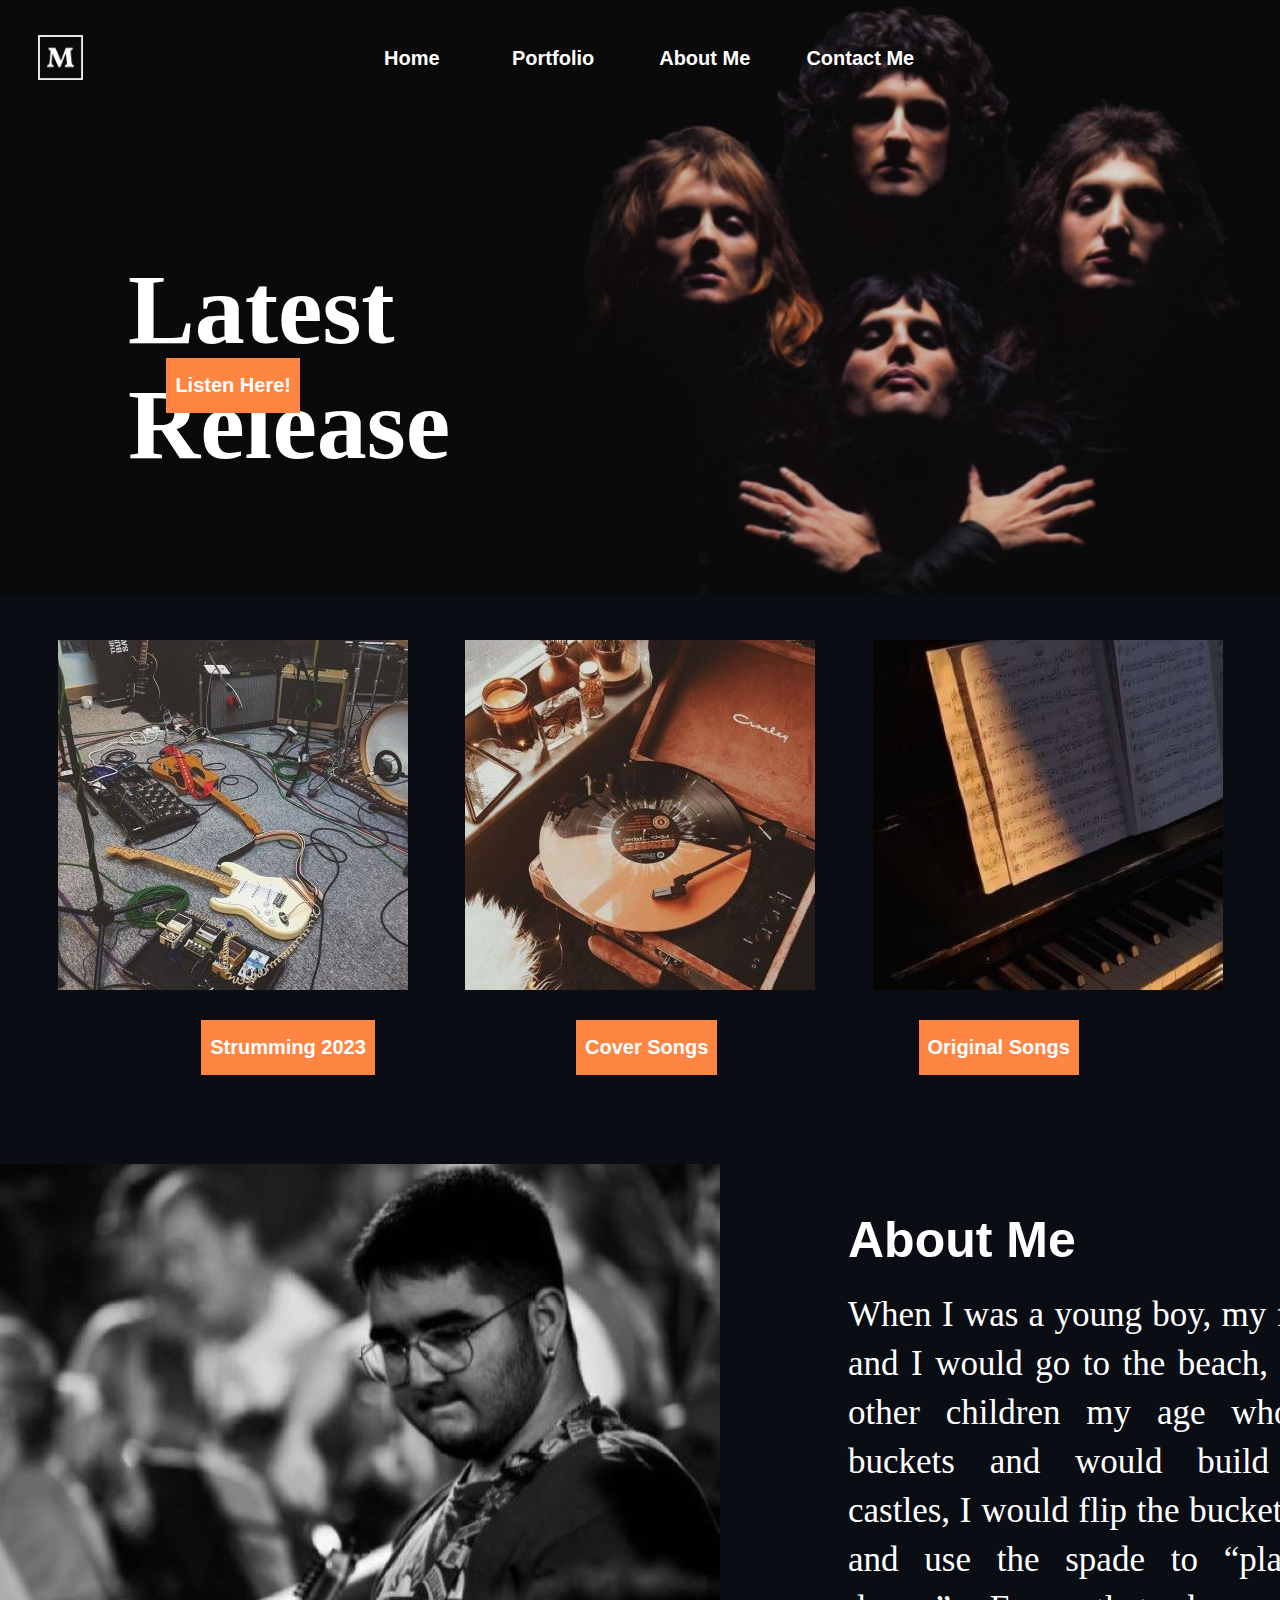
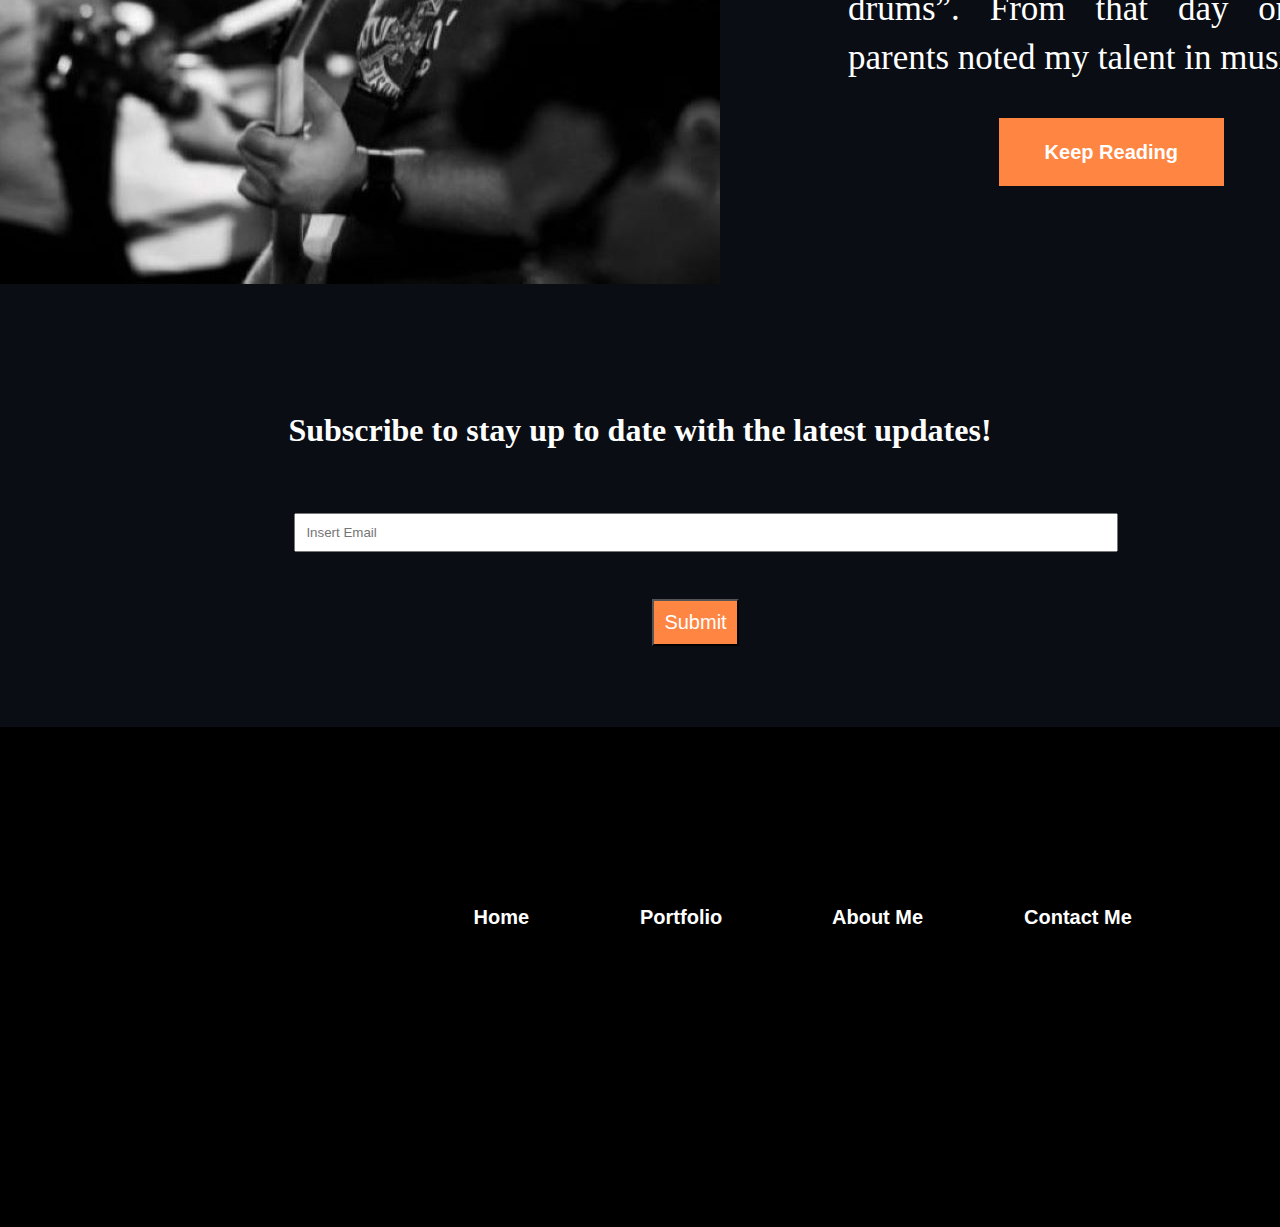
<file: index.html>
<!DOCTYPE html>
<html lang="en">
<head>
    <meta charset="UTF-8">
    <meta name="viewport" content="width=device-width, initial-scale=1.0">
    <title>MigzMusic</title>
    <link rel="stylesheet" href= "Assignment-Website/assets/styles/style.css">
    <link rel="stylesheet" href= "Assignment-Website/assets/styles/commonelements.css">
</head>
<body>
    
    <div class="queenimg">
        <img src="Assignment-Website/assets/images/queenimage.jpeg" alt="queenimg">
    </div>

    <div class="navbar">
        <div class="logo">
            <a href="index.html"><img src="Assignment-Website/assets/images/logo.png" alt="logo"></a>
        </div>
        <div class="Home">
            <a href="index.html" target="_blank">Home</a>
        </div>
        <div class="Portfolio">
            <a href="portfolio.html" target="_blank">Portfolio</a>
        </div>
        <div class="About">
            <a href="aboutme.html" target="_blank">About Me</a>
        </div>
        <div class="Contact Me">
            <a href="contact.html" target="_blank">Contact Me</a>
        </div>
    </div>

    <div class="latestrelease">
        <h1>Latest Release</h1>
    </div>

    <div class="listenhere">
        <a href="https://www.youtube.com/watch?v=-uToTLJjya0">Listen Here!</a>
    </div>

    <div class="images">
        <div class="strummingimg">
            <img src="Assignment-Website/assets/images/strummingpinterest.jpg" alt="strummingimg">
        </div>
        <div class="coverimg">
            <img src="Assignment-Website/assets/images/coversongs.jpg" alt="coverimg">
        </div>
        <div class="originalimg">
            <img src="Assignment-Website/assets/images/originalsongs.jpg" alt="originalimg">
        </div>
    </div>

    <div class="labels">
        <div class="Strumming2023">
            <a href="portfolio.html#strummin">Strumming 2023</a>
        </div>

        <div class="Coversongs">
            <a href="portfolio.html#coversongs">Cover Songs</a>
        </div>

        <div class="Originalsongs">
            <a href="portfolio.html#originalsongs">Original Songs</a>
        </div>
    </div>

    <div class="AboutMe">
        <img src="Assignment-Website/assets/images/portrait.jpg" alt="AboutMe">
        
        <div class="AboutmeWords">
            <div class="Aboutmetitle">
                <h1>About Me</h1>
            </div>
            <div class="Aboutmepara">
                <p>When I was a young boy, my family and I would go to the beach, unlike other children my age who had buckets and would build sand castles, I would flip the buckets over and use the spade to “play the drums”. From that day on my parents noted my talent in music.</p>
                <div class="keepreading">
                    <a href="aboutme.html">Keep Reading</a>
                </div>
            </div>

        </div>
    </div>
    
    <div class="subscriptionbar">
        <div class="subwords">
            <h1>Subscribe to stay up to date with the latest updates!</h1>
        </div>

        <div class="box">
        <form action="mailto:juliaagius465@gmail.com" method="post" enctype="text/plain">
        <input type="text" id="userInput" name="userInput" placeholder="Insert Email">
         
        <div class="Submit">
        <button type="submit">Submit</button>    
        </div>
        </form>
        </div>
        
    </div>

    <div class="footer">
        <div class="footerimage">
        <img src="Assignment-Website/assets/images/blackscreen.jpg" alt="footerimage">
        </div>

        <div class="Home1">
            <a href="index.html" target="_blank">Home</a>
        </div>
        <div class="Portfolio1">
            <a href="portfolio.html" target="_blank">Portfolio</a>
        </div>
        <div class="AboutMe1">
            <a href="aboutme.html" target="_blank">About Me</a>
        </div>
        <div class="Contact1">
            <a href="contact.html" target="_blank">Contact Me</a>
        </div>
    </div>
</body>
</html>
</file>
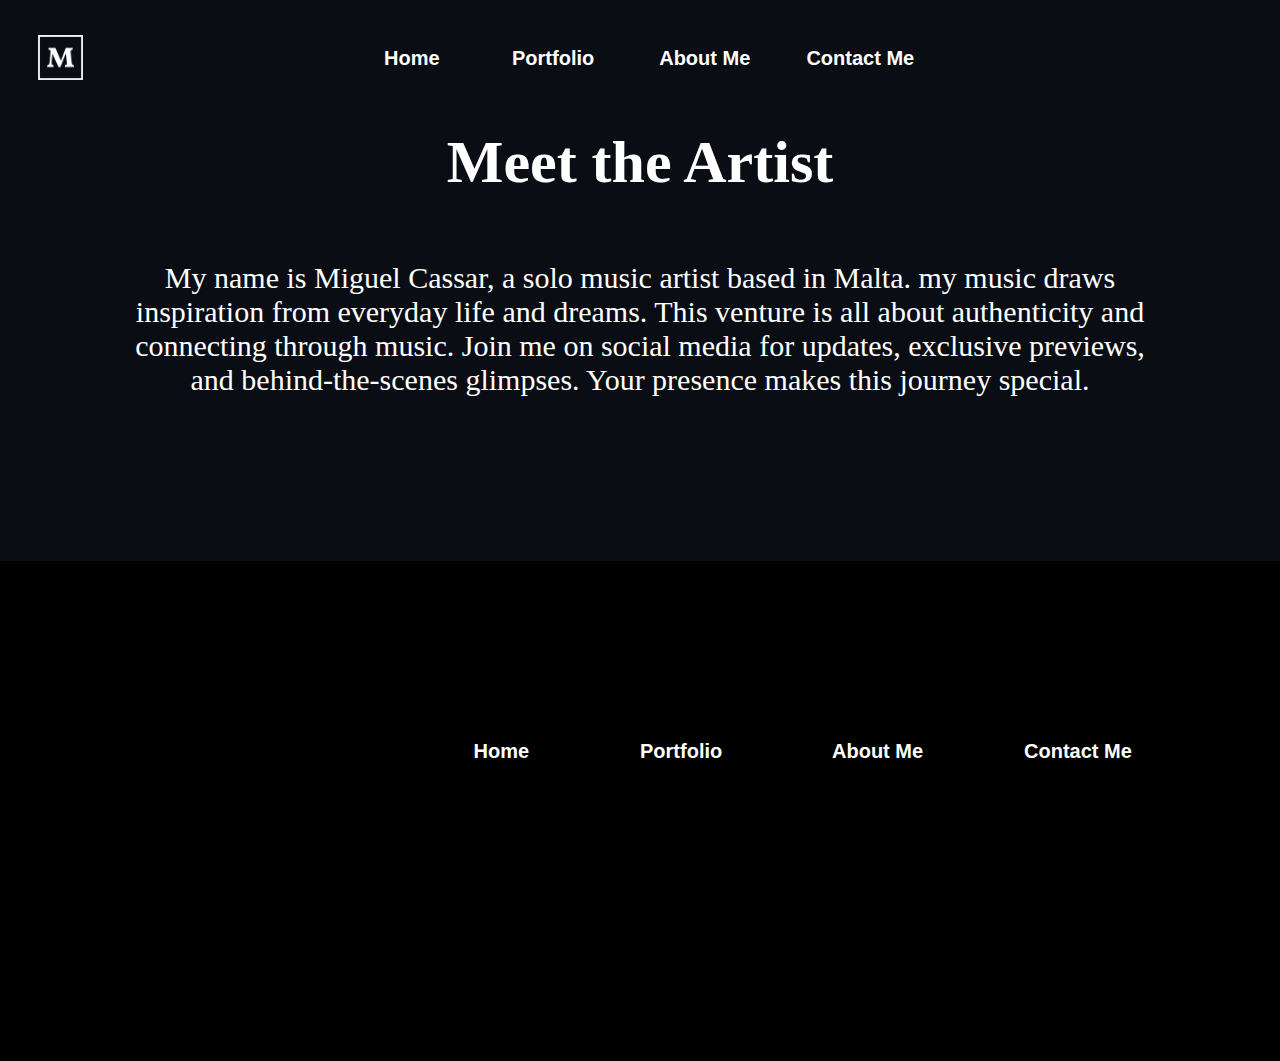
<file: aboutme.html>
<!DOCTYPE html>
<html lang="en">
<head>
    <meta charset="UTF-8">
    <meta name="viewport" content="width=device-width, initial-scale=1.0">
    <title>About Me</title>
    <link rel="stylesheet" href="Assignment-Website/assets/styles/aboutmestyle.css">
    <link rel="stylesheet" href= "Assignment-Website/assets/styles/commonelements.css">

</head>
<body>
    <div class="navbar">
        <div class="logo">
            <a href="index.html"><img src="Assignment-Website/assets/images/logo.png" alt="logo"></a>
        </div>
        <div class="Home">
            <a href="index.html" target="_blank">Home</a>
        </div>
        <div class="Portfolio">
            <a href="portfolio.html" target="_blank">Portfolio</a>
        </div>
        <div class="About">
            <a href="aboutme.html" target="_blank">About Me</a>
        </div>
        <div class="Contact Me">
            <a href="contact.html" target="_blank">Contact Me</a>
        </div>
    </div>

    <div class="aboutme">
        <div class="MeettheArtist">
            <h1>Meet the Artist</h1>
        </div>

        <div class="about">
            My name is Miguel Cassar, a solo music artist based in Malta. my music draws inspiration from everyday life and dreams. This venture is all about authenticity and connecting through music. Join me on social media for updates, exclusive previews, and behind-the-scenes glimpses. Your presence makes this journey special.        
        </div>
    </div>

    <div class="footer">
        <div class="footerimage">
        <img src="Assignment-Website/assets/images/blackscreen.jpg" alt="footerimage">
        </div>

        <div class="Home1">
            <a href="index.html" target="_blank">Home</a>
        </div>
        <div class="Portfolio1">
            <a href="portfolio.html" target="_blank">Portfolio</a>
        </div>
        <div class="AboutMe1">
            <a href="aboutme.html" target="_blank">About Me</a>
        </div>
        <div class="Contact1">
            <a href="contact.html" target="_blank">Contact Me</a>
        </div>
    </div>

</body>
</html>
</file>
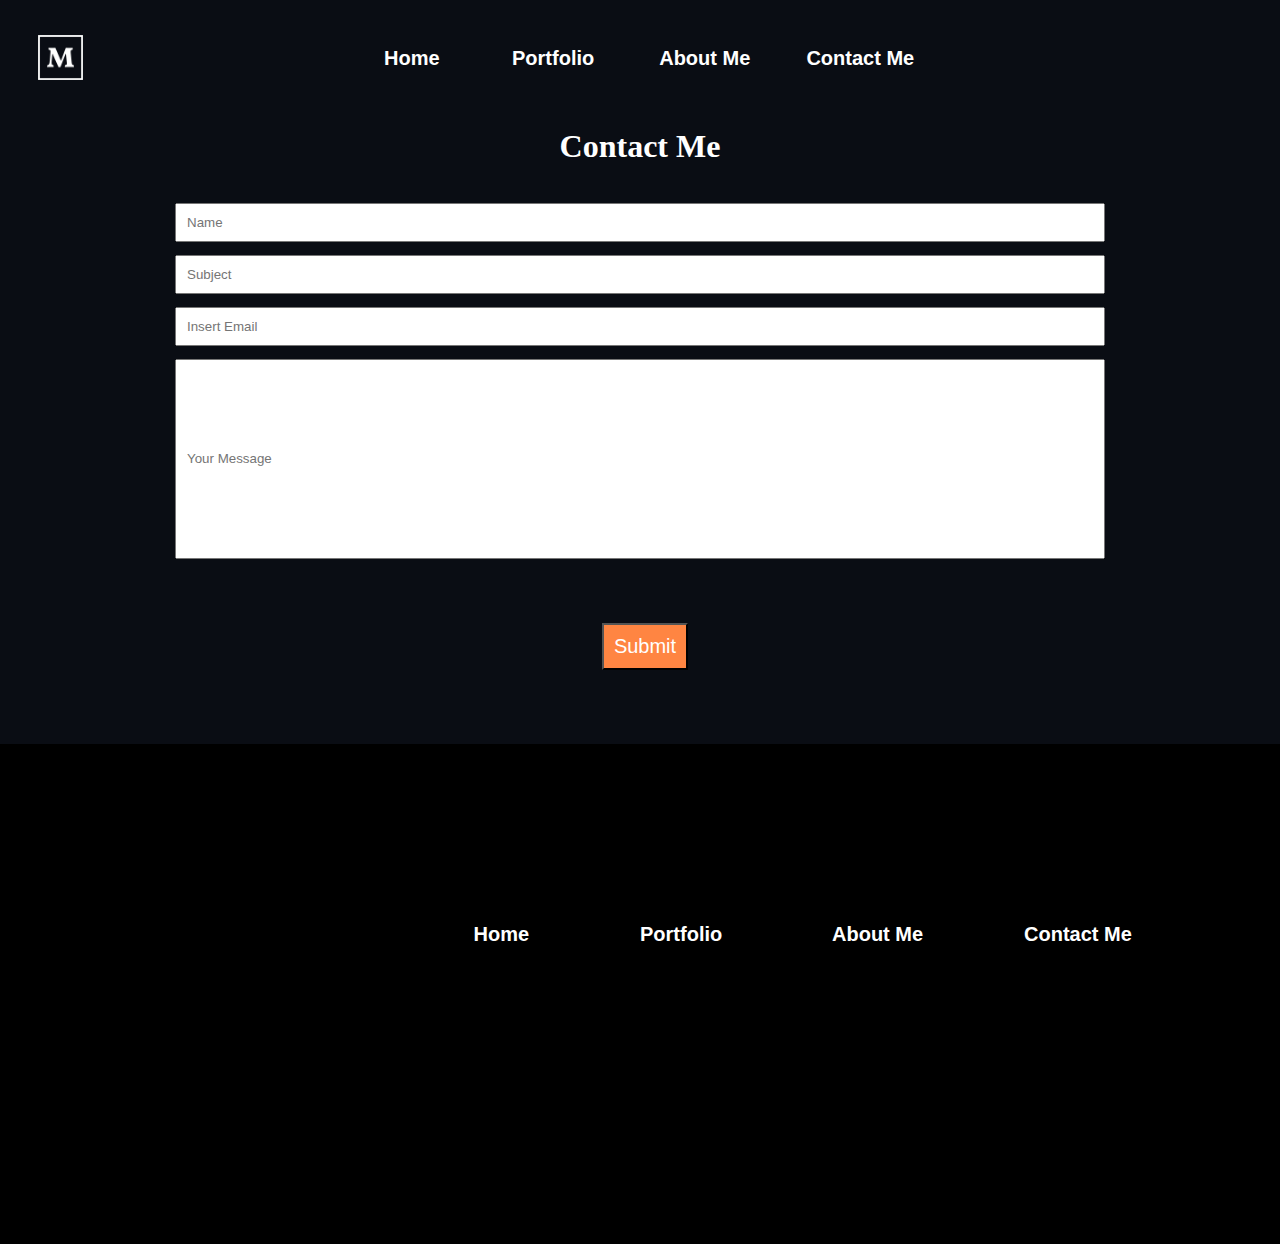
<file: contact.html>
<!DOCTYPE html>
<html lang="en">
<head>
    <meta charset="UTF-8">
    <meta name="viewport" content="width=device-width, initial-scale=1.0">
    <title>Contact Me</title>
    <link rel="stylesheet" href= "Assignment-Website/assets/styles/contactstyle.css">
    <link rel="stylesheet" href= "Assignment-Website/assets/styles/commonelements.css">

</head>
<body>
    <div class="navbar">
        <div class="logo">
            <a href="index.html"><img src="Assignment-Website/assets/images/logo.png" alt="logo"></a>
        </div>
        <div class="Home">
            <a href="index.html" target="_blank">Home</a>
        </div>
        <div class="Portfolio">
            <a href="portfolio.html" target="_blank">Portfolio</a>
        </div>
        <div class="About">
            <a href="aboutme.html" target="_blank">About Me</a>
        </div>
        <div class="Contact Me">
            <a href="contact.html" target="_blank">Contact Me</a>
        </div>
    </div>

    <div class="Boxes">

    <div class="ContactMe">
        <h1>Contact Me</h1>
    </div>
    <form action="mailto:juliaagius465@gmail.com" method="post" enctype="text/plain">
        
    <div class="Name">
        <input type="text" id="userInput1" placeholder="Name">
    </div>

    <div class="Subject">
        <input type="text" id="userInput2" placeholder="Subject">
    </div>

    <div class="Email">
        <input type="text" id="userInput3" placeholder="Insert Email">
    </div>

    <div class="Message">
        <input type="text" id="userInput4" placeholder="Your Message">
    </div>

    <div class="Submit">
        <button type="submit">Submit</button>    
    </div>
    </form>

    
    </div>

    <div class="footer">
        <div class="footerimage">
        <img src="Assignment-Website/assets/images/blackscreen.jpg" alt="footerimage">
        </div>

        <div class="Home1">
            <a href="index.html" target="_blank">Home</a>
        </div>
        <div class="Portfolio1">
            <a href="portfolio.html" target="_blank">Portfolio</a>
        </div>
        <div class="AboutMe1">
            <a href="aboutme.html" target="_blank">About Me</a>
        </div>
        <div class="Contact1">
            <a href="contact.html" target="_blank">Contact Me</a>
        </div>
    </div>
</body>
</html>
</file>
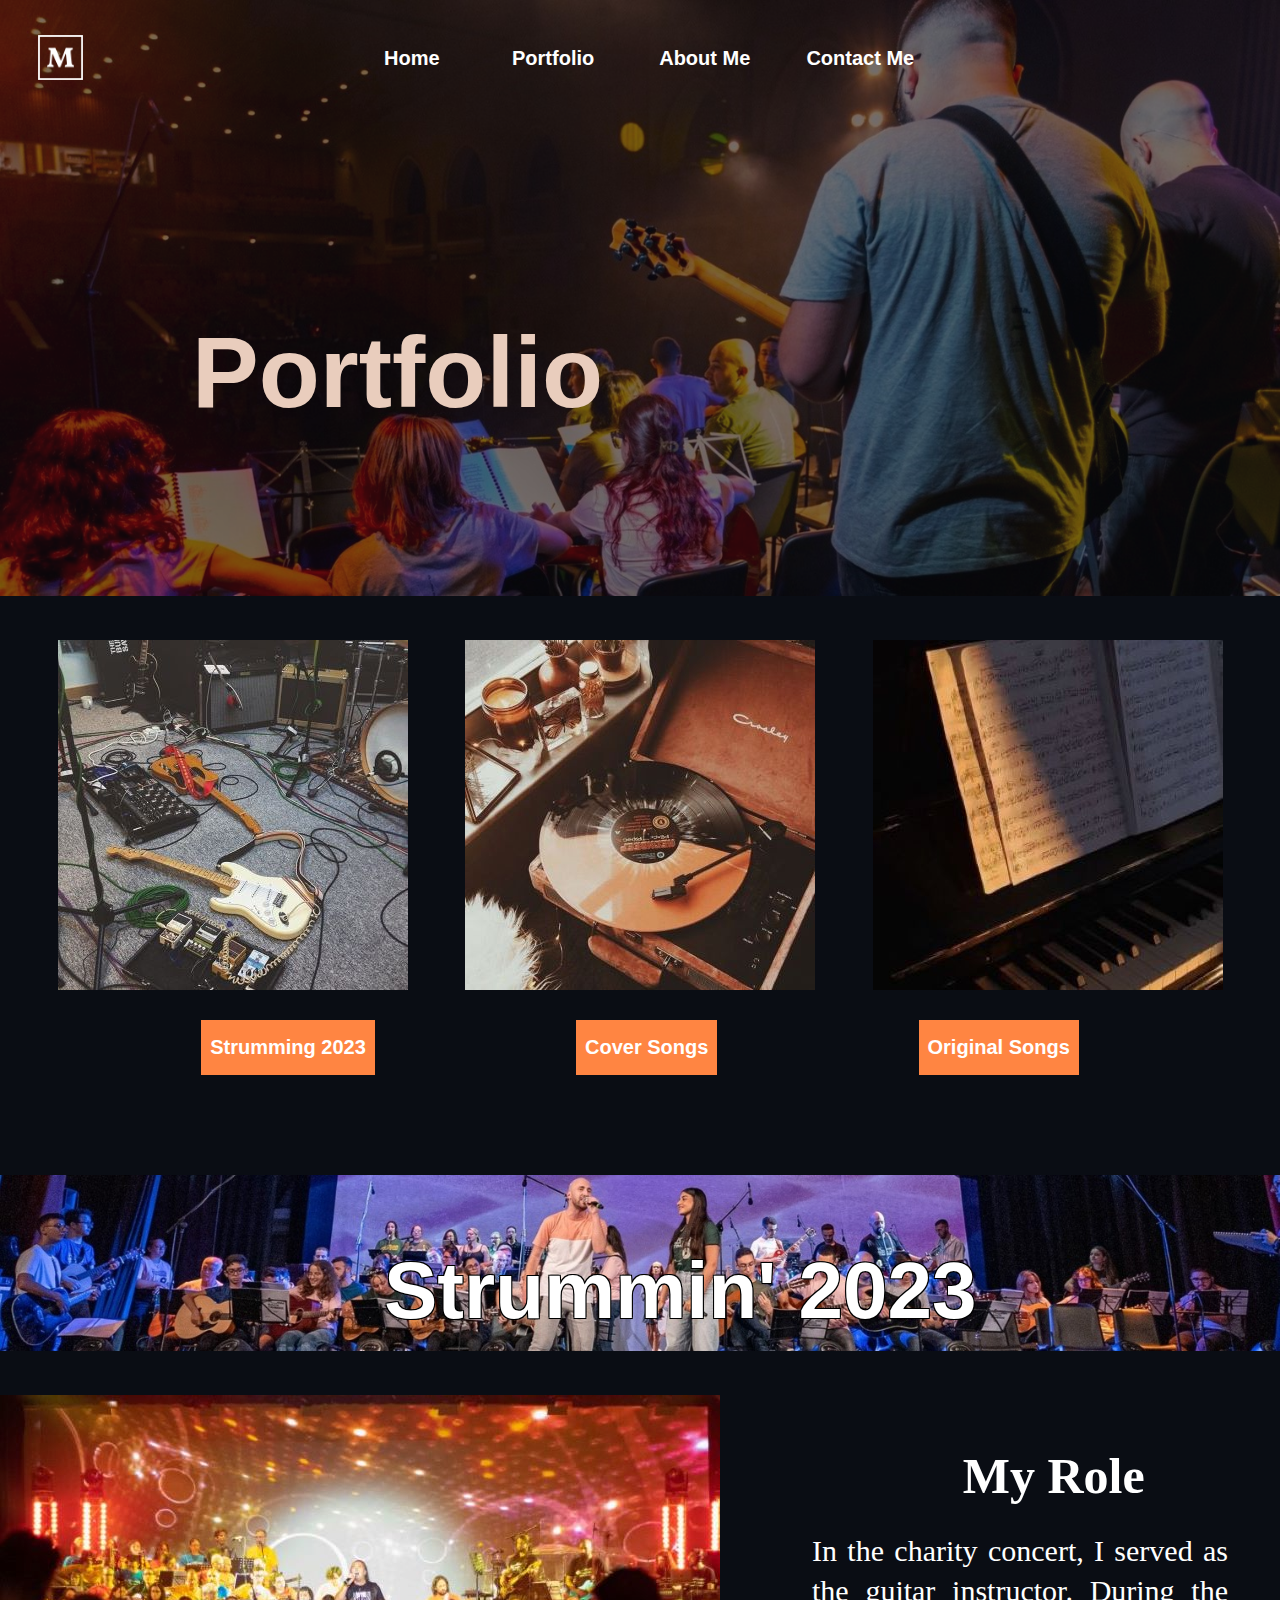
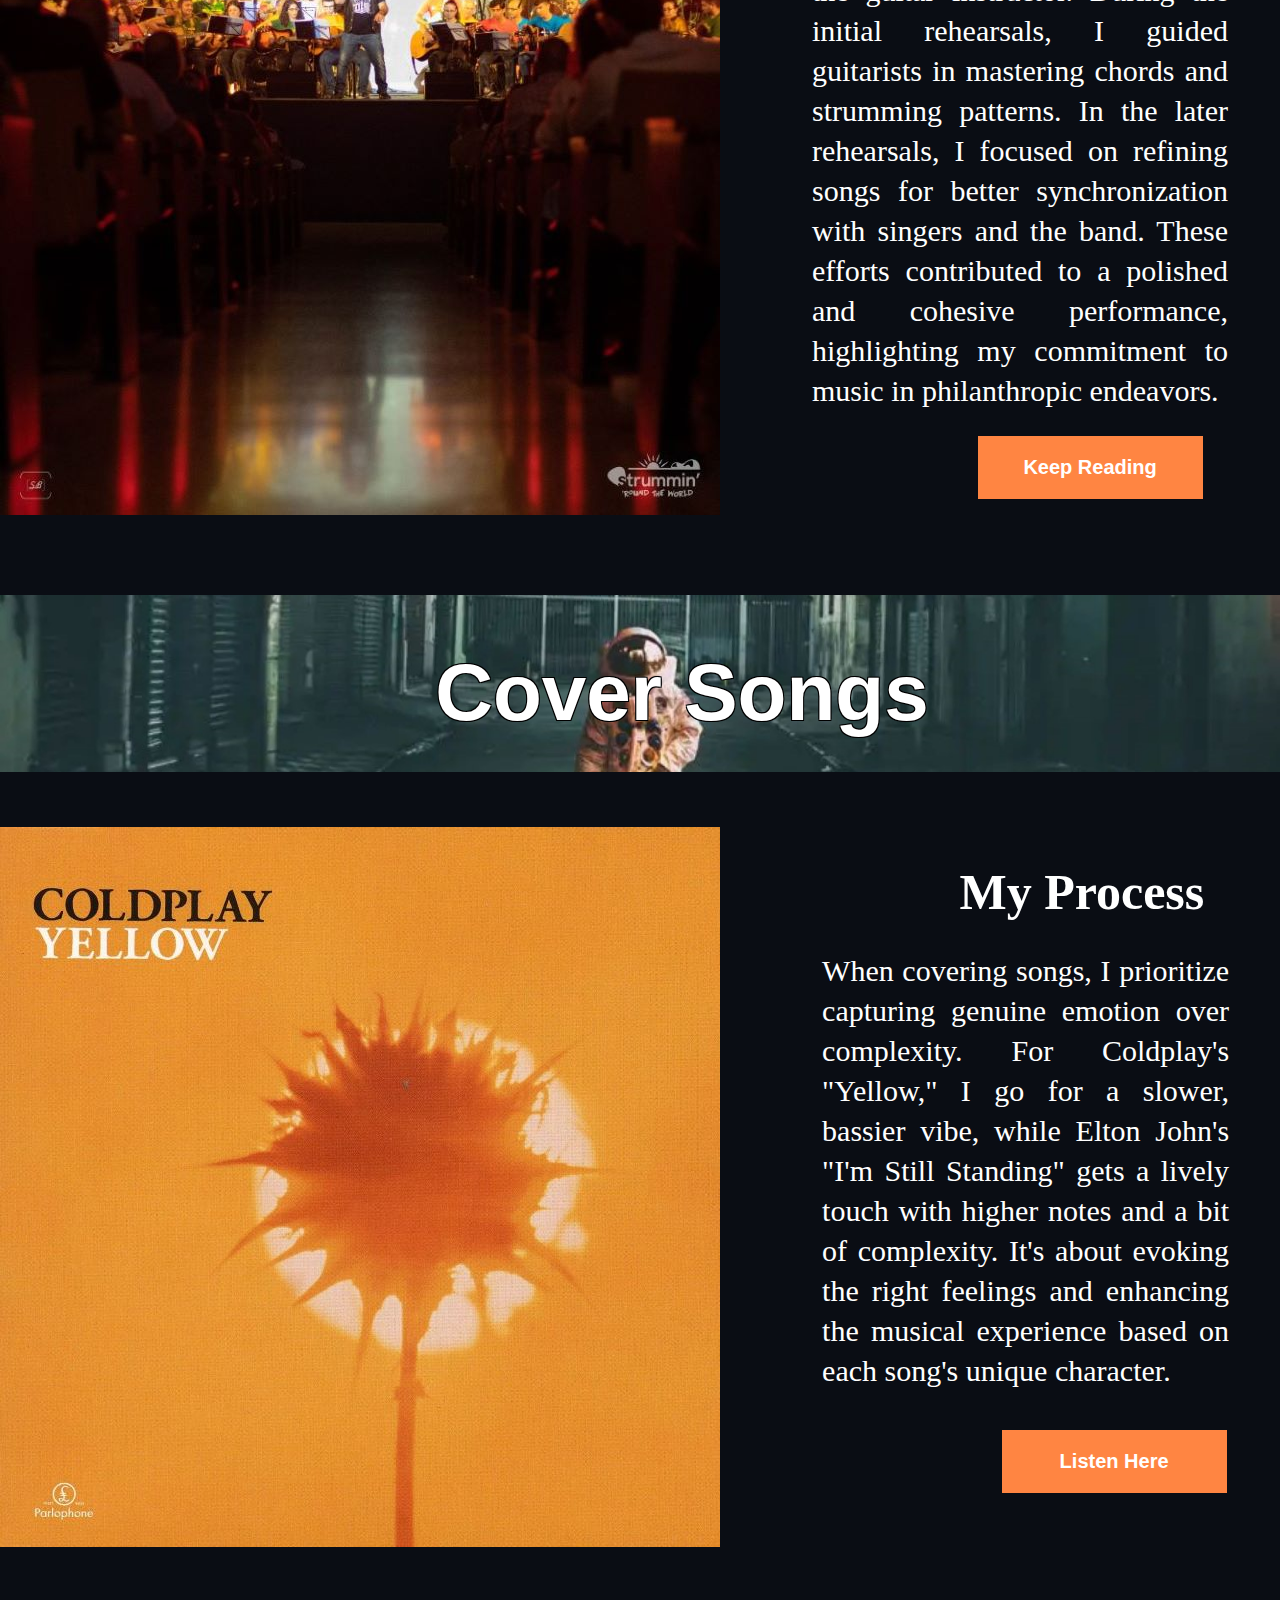
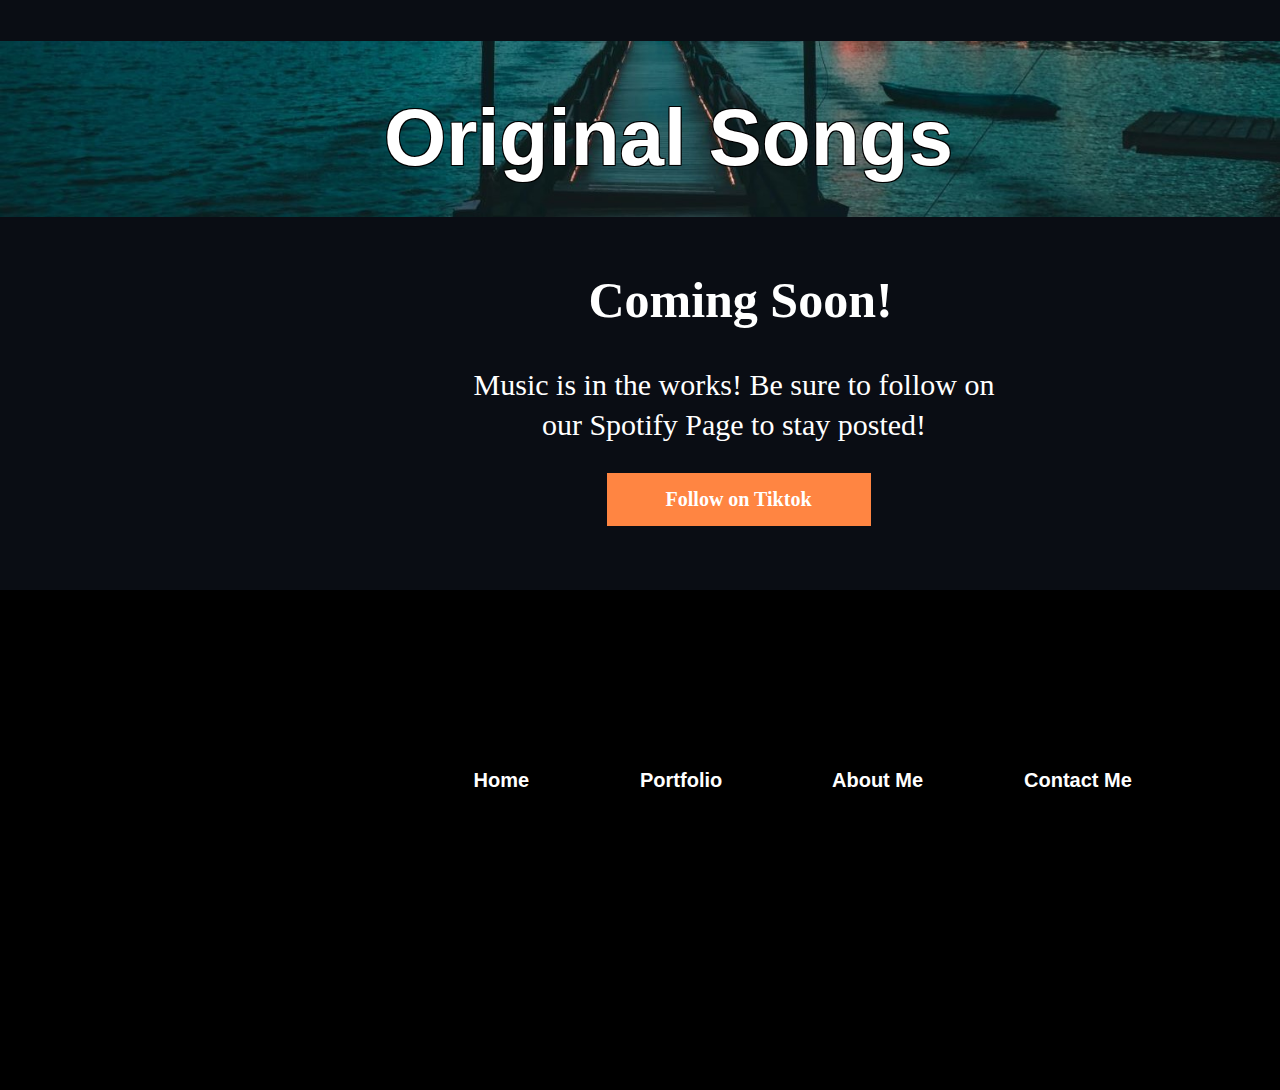
<file: portfolio.html>
<!DOCTYPE html>
<html lang="en">
<head>
    <meta charset="UTF-8">
    <meta name="viewport" content="width=device-width, initial-scale=1.0">
    <title>Portfolio</title>
    <link rel="stylesheet" href= "Assignment-Website/assets/styles/portfoliostyle.css">
    <link rel="stylesheet" href= "Assignment-Website/assets/styles/commonelements.css">

</head>
<body>

    <div class="background">
    <div class="backgroundimg">
        <img src="Assignment-Website/assets/images/strummingone.jpg" alt="backgroundimg">
    </div>
    </div>

    <div class="navbar">
        <div class="logo">
            <a href="index.html"><img src="Assignment-Website/assets/images/logo.png" alt="logo"></a>
        </div>
        <div class="Home">
            <a href="index.html" target="_blank">Home</a>
        </div>
        <div class="Portfolio">
            <a href="portfolio.html" target="_blank">Portfolio</a>
        </div>
        <div class="About">
            <a href="aboutme.html" target="_blank">About Me</a>
        </div>
        <div class="Contact Me">
            <a href="contact.html" target="_blank">Contact Me</a>
        </div>
    </div>

    <div class="portfoliotext">
        <h1>Portfolio</h1>
    </div>

    <div class="images">
        <div class="strummingimg">
            <img src="Assignment-Website/assets/images/strummingpinterest.jpg" alt="strummingimg">
        </div>
        <div class="coverimg">
            <img src="Assignment-Website/assets/images/coversongs.jpg" alt="coverimg">
        </div>
        <div class="originalimg">
            <img src="Assignment-Website/assets/images/originalsongs.jpg" alt="originalimg">
        </div>
    </div>

    <div class="labels">
        <div class="Strumming2023">
            <a href="portfolio.html#strummin">Strumming 2023</a>
        </div>

        <div class="Coversongs">
            <a href="portfolio.html#coversongs">Cover Songs</a>
        </div>

        <div class="Originalsongs">
            <a href="portfolio.html#originalsongs">Original Songs</a>
        </div>
    </div>

    <div class="strummin" >
        <div class="banner" id="strummin">
            <div class="bannershape">
                <div class="bannertext">
                    <h1>Strummin' 2023</h1>
                </div>
            
                <img src="Assignment-Website/assets/images/strummingtwo.jpg" alt="strummingtwo">
            </div>
        </div>

        <div class="strummincontent">
            <div class="strumminimg1">
                <img src="Assignment-Website/assets/images/strummingopennight.jpg" alt="strumming1">
            </div>

            <div class="strumminwords">
                <div class="strumminrole">
                    <h1>My Role</h1>
                </div>
                <div class="strummingdescription">
                    <p>In the charity concert, I served as the guitar instructor. During the initial rehearsals, I guided guitarists in mastering chords and strumming patterns. In the later rehearsals, I focused on refining songs for better synchronization with singers and the band. These efforts contributed to a polished and cohesive performance, highlighting my commitment to music in philanthropic endeavors.</p>
                </div>
                <div class="keepreading">
                    <a href="https://strummin.mt/">Keep Reading</a>
                </div>
            </div>
        </div>
    </div>

    <div class="coversongs">
        <div class="banner1" id="coversongs">
            <div class="bannershape1">
                <div class="bannertext1">
                    <h1>Cover Songs</h1>
                </div>
            
            <img src="Assignment-Website/assets/images/coversongsbanner.jpg" alt="bannershape1">
            </div>
        </div>

        <div class="coversongscontent">
            <div class="coversongsimg1">
                <img src="Assignment-Website/assets/images/coldplayyellow.jpg" alt="coversongimg1">
            </div>

            <div class="coversongswords">
                <div class="coversongsprocess">
                    <h1>My Process</h1>
                </div>
                <div class="coversongsdescription">
                    <p>When covering songs, I prioritize capturing genuine emotion over complexity. For Coldplay's "Yellow," I go for a slower, bassier vibe, while Elton John's "I'm Still Standing" gets a lively touch with higher notes and a bit of complexity. It's about evoking the right feelings and enhancing the musical experience based on each song's unique character.</p>
                </div>
                <div class="listenhere">
                    <a href="https://www.tiktok.com/@miguelcassar5">Listen Here</a>
                </div>
            </div>
        </div>
    </div>

    <div class="originalsongs">
        <div class="banner2"  id="originalsongs">
            <div class="bannershape2">
                <div class="bannertext2">
                    <h1>Original Songs</h1>
                </div>
            
            <img src="Assignment-Website/assets/images/originalsongsbanner.jpg" alt="bannershape2">
            </div>
        </div>

        <div class="originalsongscontent">
            <div class="originalsongswords">
                <div class="originalsongsprocess">
                    <h1>Coming Soon!</h1>
                </div>
                <div class="originalsongsdescription">
                    <p>Music is in the works! Be sure to follow on our Spotify Page to stay posted!</p>
                </div>
                <div class="FollowonSpotify">
                    <a href="https://www.tiktok.com/@miguelcassar5">Follow on Tiktok</a>
                </div>
            </div>
        </div>
    </div>

    <div class="footer">
        <div class="footerimage">
        <img src="Assignment-Website/assets/images/blackscreen.jpg" alt="footerimage">
        </div>

        <div class="Home1">
            <a href="index.html" target="_blank">Home</a>
        </div>
        <div class="Portfolio1">
            <a href="portfolio.html" target="_blank">Portfolio</a>
        </div>
        <div class="AboutMe1">
            <a href="aboutme.html" target="_blank">About Me</a>
        </div>
        <div class="Contact1">
            <a href="contact.html" target="_blank">Contact Me</a>
        </div>
    </div>

</body>
</html>
</file>
<file: Assignment-Website/assets/styles/style.css>
* 
    {
        padding: 0%;
        margin: 0%;
    }

/* homepage */ 

.body {
    width: 100%;
}

.latestrelease {
    position: absolute;
    top: 28%;
    font-size: 50px;
    color: white;
    margin-left: 10%;
    width: 100px;
}

.listenhere {
    position: absolute;
    margin-top: 28%;
    font-size: 14px;
    margin-left: 13%;
    background-color: #FF8542;
    color: black;
    padding: 9px;
    padding-top: 16px;
    padding-bottom: 16px;
    font-family: Arial, Helvetica, sans-serif;
}

.queenimg {
    position: absolute;
    width: 100%;
    height: auto;
    left: 0px;
    top: 0px;
    text-align: left;
}

.queenimg img {
    width: 100%;
    height: auto;
}

.images {
    background-color: #0a0d14;
    display: flex;
    padding-top: 50%;
    justify-content: center;
    justify-content: space-evenly;
}

.labels{
    background-color: #0a0d14;
    display: flex;
    padding-top: 2%;
    font-family: Arial, Helvetica, sans-serif;
    justify-content: center;
    justify-content: space-evenly;
}

.Strumming2023{
    background-color: #FF8542;
    padding: 9px;
    font-size: 14px;
    padding-top: 16px;
    padding-bottom: 16px;
    font-family: Arial, Helvetica, sans-serif;
}

.Coversongs{
    background-color: #FF8542;
    color: black;
    padding: 9px;
    font-size: 14px;
    padding-top: 16px;
    padding-bottom: 16px;
    font-family: Arial, Helvetica, sans-serif;
}

.Originalsongs {
    background-color: #FF8542;
    color: black;
    padding: 9px;
    font-size: 14px;
    padding-top: 16px;
    padding-bottom: 16px;
    font-family: Arial, Helvetica, sans-serif;
}

.AboutMe {
    background-color: #0a0d14;
    padding-top: 7%;
    display: flex;
    height: auto;
    color: white;
}

.AboutmeWords {
    width: 750px;
    color: white;
    padding-left: 10%;
}

.Aboutmetitle {
    font-size: 25px;
    padding-top: 9%;
    font-family: arial;
}

.Aboutmepara {
    width: 520px;
    font-size: 35px;
    padding-top: 4%;
    text-align: justify;
    line-height: 1.4;
}

.keepreading {
    color: black;
    background-color: #FF8542;
    padding: 10px;
    padding-top: 20px;
    padding-bottom: 20px;
    text-align: center;
    width: 205px ;
    font-size: 15px;
    margin-left: 29%;
    margin-top: 7%;
    font-family: Arial, Helvetica, sans-serif;
}

.subscriptionbar{
    background-color: #0a0d14;
    width: 100%;
    text-align: center;
}

.subwords {
    text-align: center;
    padding-top: 10%;
    color: white;
}

.box {
    margin-left: 23%;
    text-align: center;
    align-items: center;
    margin-top: 5%;
    input[type="text"] {
        padding: 10px; /* Set padding for better appearance */
        width: 800px; /* Set width as needed */

    }
}

form {
    display: flex;
    flex-direction: column;
    width: 300px;
}

.Submit {
    margin-left: 115%;    
    margin-top: 30px;
    padding-left: 13px;
    padding-right: 15px;
    padding-top: 17px;
    padding-bottom: 17px;
    font-family: Arial, Helvetica, sans-serif;
    font-size: 15px;
}

button[type="submit"] {
    padding: 10px;
    background-color: #FF8542;
    color: #fff;
    cursor: pointer;
    font-size: 20px;
}
</file>
<file: Assignment-Website/assets/styles/commonelements.css>
.navbar {
    position: absolute;
    background-color: #0a0d14;
    width: 100%;
    top: 1%;
}

.logo img{
    margin-left: 3%;
    height: 45px;
    width: 45px;
    margin-top: 2%;
    position: absolute;
}

.Home {
    font-family: sans-serif;
    font-size: 12px;
    padding-top: 3%;
    color: white;
    position: absolute;
    margin-left: 30%;
}

.Portfolio {
    font-family: sans-serif;
    font-size: 12px;
    margin-left: 40%;
    padding-top: 3%;
    color: white;
    position: absolute;
}

.About {
    font-family: sans-serif;
    font-size: 12px;
    margin-left: 51.5%;
    padding-top: 3%;
    color: white;
    position: absolute;
}

.Contact {
    font-family: sans-serif;
    font-size: 12px;
    margin-left: 63%;
    padding-top: 3%;
    color: white;
    position: absolute;
}

a {
    text-decoration: none; /* Remove underlines */
    color: white; /* Set link color */
    font-weight: bold; /* Set font weight */
    font-size: 20px;
}

/* Style for text links when hovered over */
a:hover {
    color: #ff6347; /* Change link color on hover */
}



.footer{
    color: white;
}

.Home1 {
    font-family: sans-serif;
    font-size: 12px;
    padding-top: 19%;
    color: white;
    position: absolute;
    margin-left: 37%;
}

.Portfolio1 {
    font-family: sans-serif;
    font-size: 12px;
    padding-top: 19%;
    color: white;
    position: absolute;
    margin-left: 50%;
}

.AboutMe1 {
    font-family: sans-serif;
    font-size: 12px;
    padding-top: 19%;
    color: white;
    position: absolute;
    margin-left: 65%;
}

.Contact1 {
    font-family: sans-serif;
    font-size: 12px;
    padding-top: 19%;
    color: white;
    position: absolute;
    margin-left: 80%;
}

.footerimage img{
    background-color: #0a0d14;
    position: absolute;
    width: 100%;
    height: 500px;
    padding-top: 5%;
}
</file>
<file: Assignment-Website/assets/styles/aboutmestyle.css>
* {
    padding: 0%;
    margin: 0%;
}

.body {
    width: 100%;
    align-items: center;
}

.aboutme {
    padding-top: 10%;
    background-color: #0a0d14;
}

.MeettheArtist {
    color: white;
    text-align: center;
    font-size: 30px;
}

.about {
    color: white;
    margin-left: 10%;
    margin-right: 10%;
    padding-top: 5%;
    padding-bottom: 100px;
    font-size: 30px;
    text-align: justify;
    text-align: center;
}
</file>
<file: Assignment-Website/assets/styles/contactstyle.css>
* {
    padding: 0%;
    margin: 0%;
}

.body {
    width: 100%;
    align-items: center;
}

.Boxes {
    padding-top: 10%;
    background-color: #0a0d14;
    justify-content: center;
}

.ContactMe {
    color: white;
    text-align: center;
}

.Name {
    text-align: center;
    margin-top: 3%;
    input {
        padding: 10px; /* Set padding for better appearance */
        width: 930px; /* Set width as needed */
        box-sizing: border-box; /* Include padding and border in the element's total width and height */
    }
}

.Subject {
    text-align: center;
    margin-top: 1%;
    input {
        padding: 10px; /* Set padding for better appearance */
        width: 930px; /* Set width as needed */
        box-sizing: border-box; /* Include padding and border in the element's total width and height */
    }
}

.Email {
    text-align: center;
    margin-top: 1%;
    input {
        padding: 10px; /* Set padding for better appearance */
        width: 930px; /* Set width as needed */
        box-sizing: border-box; /* Include padding and border in the element's total width and height */
    }
}

.Message {
    text-align: center;
    margin-top: 1%;
    input {
        padding: 10px; /* Set padding for better appearance */
        margin: 0%;
        width: 930px; /* Set width as needed */
        height: 200px; 
        box-sizing: border-box; /* Include padding and border in the element's total width and height */
    }
}

.Submit {
    margin-top: 2%;
    text-align: center;
    font-size: 12px;
    padding-top: 3%;
    padding-bottom: 10px;
    padding-left: 10px;
    font-family: Arial, Helvetica, sans-serif;
}

button[type="submit"] {
    padding: 10px;
    background-color: #FF8542;
    color: #fff;
    cursor: pointer;
    font-size: 20px;
}
</file>
<file: Assignment-Website/assets/styles/portfoliostyle.css>
* {
    margin: 0%;
    padding: 0%;
}

.body {
    width: 100%;
    justify-content: center;
}

.backgroundimg {
    position: absolute;
    width: 100%;
    width: 100%;
    height: auto;
    left: 0px;
    top: 0px;
    text-align: left;
    background-color: #0a0d14;
}

.backgroundimg img{
    opacity: 50%;
    width: 100%;
}

.portfoliotext {
    position: absolute;
    top: 35%;
    left: 15%;
    font-size: 50px;
    color: #e9cdbd;
    font-family: Arial, Helvetica, sans-serif;
}

.images {
    background-color: #0a0d14;
    display: flex;
    padding-top: 50%;
    justify-content: center;
    justify-content: space-evenly;
}

.labels{
    background-color: #0a0d14;
    display: flex;
    padding-top: 2%;
    font-family: Arial, Helvetica, sans-serif;
    justify-content: center;
    justify-content: space-evenly;
}

.Strumming2023{
    background-color: #FF8542;
    padding: 9px;
    font-size: 14px;
    padding-top: 16px;
    padding-bottom: 16px;
    font-family: Arial, Helvetica, sans-serif;
}

.Coversongs{
    background-color: #FF8542;
    color: black;
    padding: 9px;
    font-size: 14px;
    padding-top: 16px;
    padding-bottom: 16px;
    font-family: Arial, Helvetica, sans-serif;
}

.Originalsongs {
    background-color: #FF8542;
    color: black;
    padding: 9px;
    font-size: 14px;
    padding-top: 16px;
    padding-bottom: 16px;
    font-family: Arial, Helvetica, sans-serif;
}


.banner {
    background-color: #0a0d14;
    padding-top: 100px;
    position: absolute;
    width: 100%;
}

.bannershape {
    width: 100%;
}

.bannershape img {
    width: 100%;
}

.bannertext {
    padding-left: 30%;
    position: absolute;
    font-size: 40px;
    top: 170px;
    color: white; 
    font-family: Arial, Helvetica, sans-serif;
    font-weight: bold;
    text-shadow: 
        -1px -1px 0 #000, /* Top-left shadow */
        1px -1px 0 #000, /* Top-right shadow */
        -1px 1px 0 #000, /* Bottom-left shadow */
        1px 1px 0 #000; /* Bottom-right shadow */
}

.strummin {
    background-color: #0a0d14;
}

.strummincontent {
    display: flex;
    padding-top: 25%;
    color: white;
}

.strumminwords {
    margin-left: 40px;
}

.strumminrole {
    margin-left: 39%;
    font-size: 25px;
    margin-top: 10%;
}

.strummingdescription {
    padding-top: 5%;
    font-size: 30px;
    width: 80%;
    text-align: justify;
    line-height: 40px;
    margin-left: 10%;
}

.keepreading {
    color: black;
    background-color: #FF8542;
    padding: 10px;
    padding-top: 20px;
    padding-bottom: 20px;
    width: 205px ;
    font-size: 15px;
    margin-left: 17%;
    margin-top: 2%;
    font-family: Arial, Helvetica, sans-serif;
    text-align: center;
    position: absolute;
}

.coversongs{
    background-color: #0a0d14;
}

.banner1 {
    background-color: #0a0d14;
    padding-top: 6%;
    width: 100%;
}

.bannershape1 img {
    width: 100%;
}

.bannertext1 {
    padding-left: 34%;
    position: absolute;
    font-size: 40px;
    margin-top: 4%;
    color: white; 
    font-family: Arial, Helvetica, sans-serif;
    font-weight: bold;
    text-shadow: 
        -1px -1px 0 #000, /* Top-left shadow */
        1px -1px 0 #000, /* Top-right shadow */
        -1px 1px 0 #000, /* Bottom-left shadow */
        1px 1px 0 #000; /* Bottom-right shadow */
}

.coversongscontent {
    display: flex;
    padding-top: 4%;
    color: white;
}

.coversongswords {
    margin-left: 4%;
}

.coversongsprocess {
    margin-left: 37%;
    font-size: 25px;
    margin-top: 7%;
}

.coversongsdescription {
    padding-top: 1%;
    font-size: 30px;
    width: 80%;
    text-align: justify;
    line-height: 40px;
    margin-left: 10%;
    margin-top: 5%;
}

.listenhere {
    color: black;
    background-color: #FF8542;
    padding: 10px;
    padding-top: 20px;
    padding-bottom: 20px;
    width: 205px ;
    font-size: 15px;
    margin-left: 18%;
    margin-top: 3%;
    font-family: Arial, Helvetica, sans-serif;
    text-align: center;
    position: absolute;
}

.originalsongs{
    background-color: #0a0d14;
    justify-content: center;
}

.banner2 {
    background-color: #0a0d14;
    padding-top: 7%;
    position: absolute;
    width: 100%;
}

.bannershape2 img {
    width: 100%;
}

.bannertext2 {
    padding-left: 30%;
    position: absolute;
    font-size: 40px;
    padding-top: 4%;
    color: white; 
    font-family: Arial, Helvetica, sans-serif;
    font-weight: bold;
    text-shadow: 
        -1px -1px 0 #000, /* Top-left shadow */
        1px -1px 0 #000, /* Top-right shadow */
        -1px 1px 0 #000, /* Bottom-left shadow */
        1px 1px 0 #000; /* Bottom-right shadow */
}

.originalsongscontent {
    display: flex;
    padding-top: 25%;
    color: white;
    background-color: #0a0d14;
}

.originalsongswords {
    margin-left: 370px;
    background-color: #0a0d14;
}

.originalsongsprocess {
    margin-left: 24%;
    font-size: 25px;
}

.originalsongsdescription {
    background-color: #0a0d14;
    padding-top: 4%;
    font-size: 30px;
    width: 60%;
    text-align: center;
    line-height: 40px;
    margin-left: 10%;
    margin-top: 0%;
}

.FollowonSpotify {
    background-color: #FF8542;
    text-align: center;
    margin-top: 3%;
    margin-left: 26%;
    margin-right: 45%;
    padding-left: 10px;
    padding-right: 10px;
    padding-top: 15px;
    padding-bottom: 15px;
}
</file>
